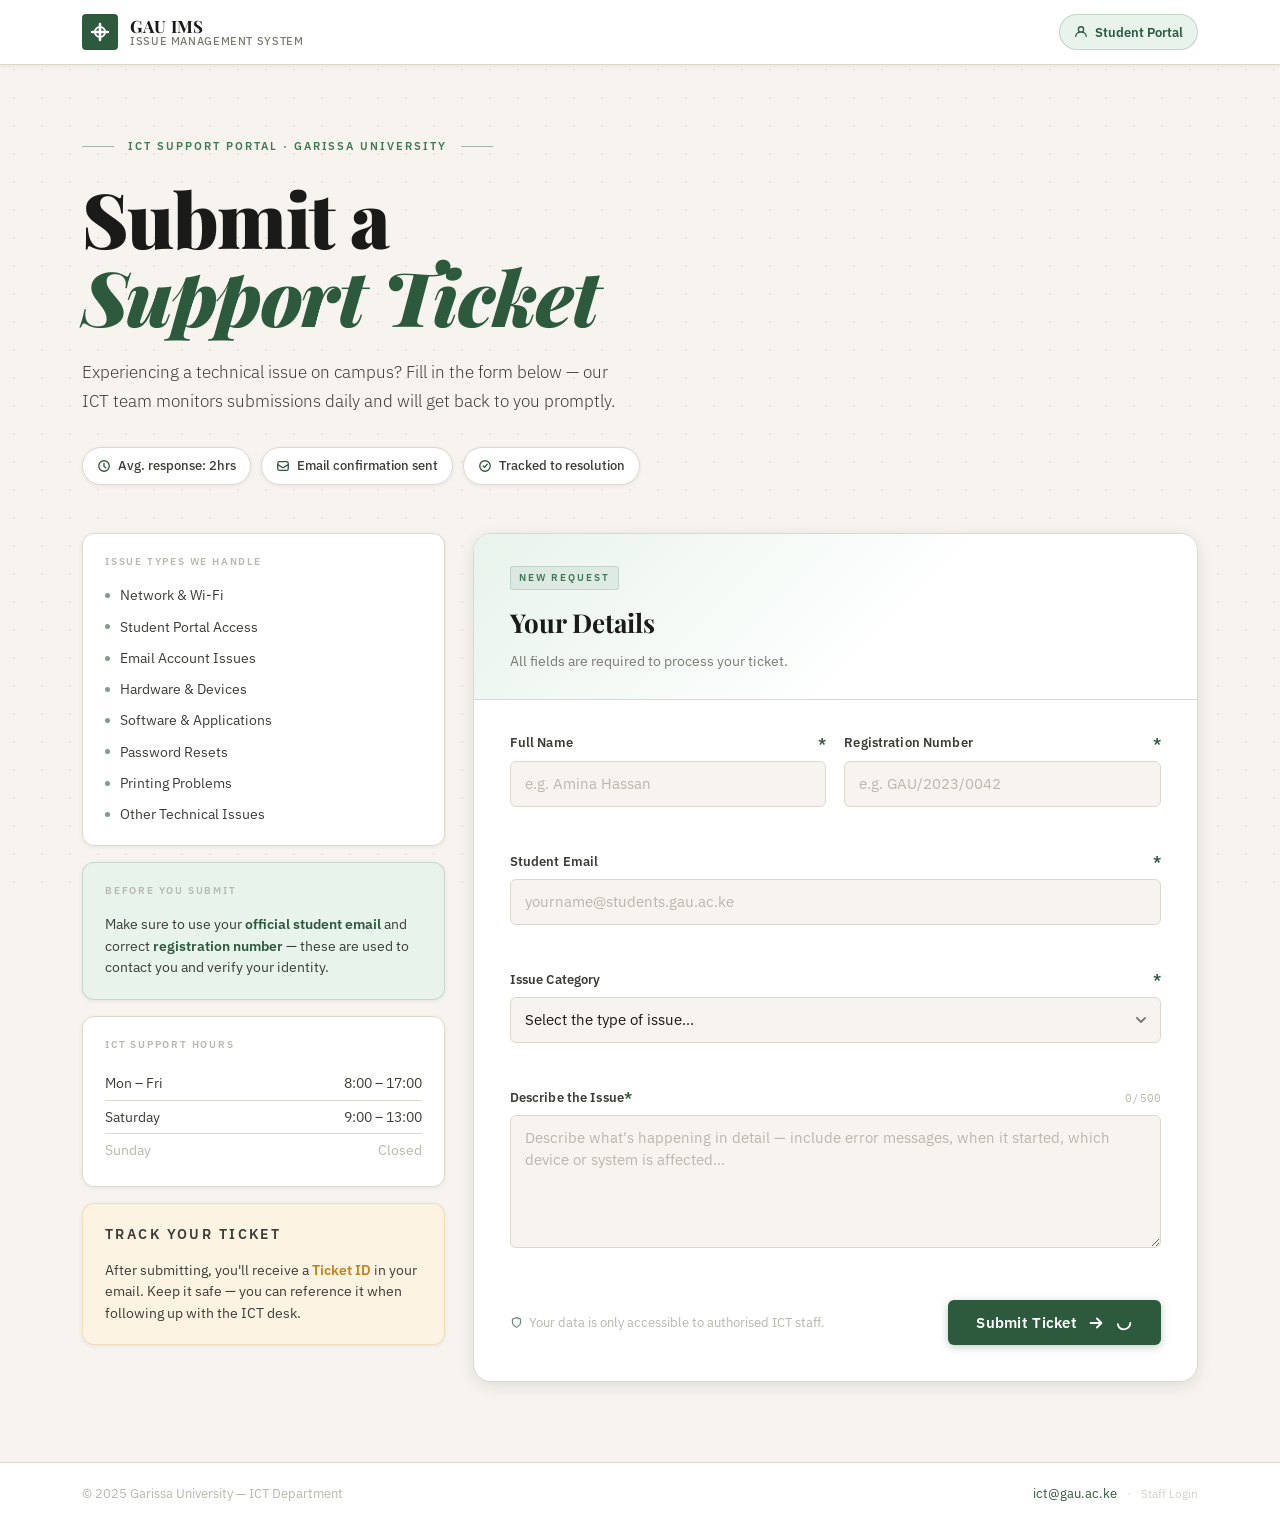
<file: index.html>
<!DOCTYPE html>
<html lang="en">
<head>
  <meta charset="UTF-8" />
  <meta name="viewport" content="width=device-width, initial-scale=1.0" />
  <title>GAU IMS — Submit a Support Ticket</title>
  <link rel="preconnect" href="https://fonts.googleapis.com" />
  <link rel="preconnect" href="https://fonts.gstatic.com" crossorigin />
  <link href="https://fonts.googleapis.com/css2?family=Playfair+Display:ital,wght@0,700;0,900;1,700&family=IBM+Plex+Sans:wght@300;400;500;600&family=IBM+Plex+Mono:wght@400;500&display=swap" rel="stylesheet" />
  <link rel="stylesheet" href="css/index.css" />
  <style>
    @keyframes spin { to { transform: rotate(360deg); } }
    .btn-spinner { display: inline-flex; align-items: center; justify-content: center; }
    .btn-spinner svg { animation: spin 0.7s linear infinite; }
  </style>
</head>
<body class="page-user">

  <div class="bg-dots" aria-hidden="true"></div>

  <!-- ═══ HEADER ═══ -->
  <header class="site-header">
    <div class="container header-inner">
      <a href="user.html" class="logo">
        <div class="logo-emblem">
          <svg viewBox="0 0 36 36" fill="none" xmlns="http://www.w3.org/2000/svg">
            <rect width="36" height="36" rx="4" fill="currentColor"/>
            <path d="M10 18h16M18 10v16" stroke="white" stroke-width="2.5" stroke-linecap="round"/>
            <circle cx="18" cy="18" r="5" stroke="white" stroke-width="2"/>
          </svg>
        </div>
        <div class="logo-wordmark">
          <span class="logo-title">GAU IMS</span>
          <span class="logo-sub">Issue Management System</span>
        </div>
      </a>
      <div class="header-right">
        <a href="http://students.gau.ac.ke">
          <span class="portal-badge">
            <svg viewBox="0 0 16 16" fill="none"><path d="M8 2a3 3 0 110 6A3 3 0 018 2zM2 13c0-3 2.7-5 6-5s6 2 6 5" stroke="currentColor" stroke-width="1.5" stroke-linecap="round"/></svg>
              Student Portal
          </span>
        </a>
      </div>
    </div>
  </header>

  <!-- ═══ HERO ═══ -->
  <section class="hero">
    <div class="container">
      <div class="hero-meta animate-up" style="--delay:0.05s">
        <span class="meta-line"></span>
        <span class="meta-text">ICT SUPPORT PORTAL · GARISSA UNIVERSITY</span>
        <span class="meta-line"></span>
      </div>
      <h1 class="hero-title animate-up" style="--delay:0.12s">
        Submit a<br/><em>Support Ticket</em>
      </h1>
      <p class="hero-desc animate-up" style="--delay:0.2s">
        Experiencing a technical issue on campus? Fill in the form below — our ICT team monitors submissions daily and will get back to you promptly.
      </p>
      <div class="hero-pills animate-up" style="--delay:0.28s">
        <div class="pill">
          <svg viewBox="0 0 16 16" fill="none"><circle cx="8" cy="8" r="6" stroke="currentColor" stroke-width="1.5"/><path d="M8 5v3.5l2 1.5" stroke="currentColor" stroke-width="1.5" stroke-linecap="round"/></svg>
          Avg. response: 2hrs
        </div>
        <div class="pill">
          <svg viewBox="0 0 16 16" fill="none"><rect x="2" y="3" width="12" height="10" rx="2" stroke="currentColor" stroke-width="1.5"/><path d="M2 6.5l6 3.5 6-3.5" stroke="currentColor" stroke-width="1.5" stroke-linecap="round"/></svg>
          Email confirmation sent
        </div>
        <div class="pill">
          <svg viewBox="0 0 16 16" fill="none"><path d="M8 2a6 6 0 110 12A6 6 0 018 2z" stroke="currentColor" stroke-width="1.5"/><path d="M6 8l1.5 1.5L10.5 6" stroke="currentColor" stroke-width="1.5" stroke-linecap="round" stroke-linejoin="round"/></svg>
          Tracked to resolution
        </div>
      </div>
    </div>
  </section>

  <!-- ═══ FORM SECTION ═══ -->
  <main class="form-section">
    <div class="container form-layout">

      <!-- Sidebar info panel -->
      <aside class="form-aside animate-up" style="--delay:0.3s">
        <div class="aside-block">
          <p class="aside-label">ISSUE TYPES WE HANDLE</p>
          <ul class="issue-list">
            <li><span class="issue-dot"></span>Network &amp; Wi-Fi</li>
            <li><span class="issue-dot"></span>Student Portal Access</li>
            <li><span class="issue-dot"></span>Email Account Issues</li>
            <li><span class="issue-dot"></span>Hardware &amp; Devices</li>
            <li><span class="issue-dot"></span>Software &amp; Applications</li>
            <li><span class="issue-dot"></span>Password Resets</li>
            <li><span class="issue-dot"></span>Printing Problems</li>
            <li><span class="issue-dot"></span>Other Technical Issues</li>
          </ul>
        </div>

        <div class="aside-block aside-note">
          <p class="aside-label">BEFORE YOU SUBMIT</p>
          <p>Make sure to use your <strong>official student email</strong> and correct <strong>registration number</strong> — these are used to contact you and verify your identity.</p>
        </div>

        <div class="aside-block aside-hours">
          <p class="aside-label">ICT SUPPORT HOURS</p>
          <div class="hours-row"><span>Mon – Fri</span><span>8:00 – 17:00</span></div>
          <div class="hours-row"><span>Saturday</span><span>9:00 – 13:00</span></div>
          <div class="hours-row dim"><span>Sunday</span><span>Closed</span></div>
        </div>

        <div class="aside-block aside-track">
          <p class="aside-label">TRACK YOUR TICKET</p>
          <p>After submitting, you'll receive a <strong>Ticket ID</strong> in your email. Keep it safe — you can reference it when following up with the ICT desk.</p>
        </div>
      </aside>

      <!-- The form card -->
      <div class="form-card animate-up" style="--delay:0.18s">
        <div class="form-card-header">
          <div class="form-card-tag">NEW REQUEST</div>
          <h2>Your Details</h2>
          <p>All fields are required to process your ticket.</p>
        </div>

        <form id="ticketForm" novalidate>
          <div class="field-row">
            <div class="field-group">
              <label for="stdName">Full Name <span class="req">*</span></label>
              <input type="text" id="stdName" name="stdName" placeholder="e.g. Amina Hassan" autocomplete="name" required />
              <span class="field-error" id="err-stdName"></span>
            </div>
            <div class="field-group">
              <label for="regNumber">Registration Number <span class="req">*</span></label>
              <input type="text" id="regNumber" name="regNumber" placeholder="e.g. GAU/2023/0042" autocomplete="off" required />
              <span class="field-error" id="err-regNumber"></span>
            </div>
          </div>

          <div class="field-group">
            <label for="stdEmail">Student Email <span class="req">*</span></label>
            <input type="email" id="stdEmail" name="stdEmail" placeholder="yourname@students.gau.ac.ke" autocomplete="email" required />
            <span class="field-error" id="err-stdEmail"></span>
          </div>

          <div class="field-group">
            <label for="issueCategory">Issue Category <span class="req">*</span></label>
            <div class="select-wrap">
              <select id="issueCategory" name="issueCategory" required>
                <option value="" disabled selected>Select the type of issue…</option>
                <option value="Network / Wi-Fi">Network / Wi-Fi</option>
                <option value="Student Portal Access">Student Portal Access</option>
                <option value="Email Account">Email Account</option>
                <option value="Hardware / Device">Hardware / Device</option>
                <option value="Software / Application">Software / Application</option>
                <option value="Password Reset">Password Reset</option>
                <option value="Printing">Printing</option>
                <option value="Other">Other</option>
              </select>
              <svg class="select-chevron" viewBox="0 0 16 16" fill="none"><path d="M4 6l4 4 4-4" stroke="currentColor" stroke-width="1.8" stroke-linecap="round" stroke-linejoin="round"/></svg>
            </div>
            <span class="field-error" id="err-issueCategory"></span>
          </div>

          <div class="field-group">
            <label for="issueDescription">
              Describe the Issue <span class="req">*</span>
              <span class="char-counter"><span id="charCount">0</span>/500</span>
            </label>
            <textarea id="issueDescription" name="issueDescription" rows="5"
              placeholder="Describe what's happening in detail — include error messages, when it started, which device or system is affected…"
              required maxlength="500"></textarea>
            <span class="field-error" id="err-issueDescription"></span>
          </div>

          <div class="form-footer">
            <p class="form-privacy">
              <svg viewBox="0 0 16 16" fill="none"><path d="M8 2l5 2v4c0 3-5 6-5 6S3 11 3 8V4l5-2z" stroke="currentColor" stroke-width="1.4"/></svg>
              Your data is only accessible to authorised ICT staff.
            </p>
            <button type="submit" class="btn-primary" id="submitBtn">
              <span class="btn-label">Submit Ticket</span>
              <span class="btn-icon">
                <svg viewBox="0 0 20 20" fill="none"><path d="M4 10h12M11 5l5 5-5 5" stroke="currentColor" stroke-width="2" stroke-linecap="round" stroke-linejoin="round"/></svg>
              </span>
              <span class="btn-spinner" hidden>
                <svg width="16" height="16" viewBox="0 0 20 20" fill="none">
                  <circle cx="10" cy="10" r="7" stroke="currentColor" stroke-width="2" stroke-dasharray="32" stroke-dashoffset="12" stroke-linecap="round"/>
                </svg>
              </span>
            </button>
          </div>
        </form>
      </div>

    </div>
  </main>

  <!-- ═══ TOAST (bottom-right success message) ═══ -->
  <div class="toast-wrap" id="toast" role="status" aria-live="polite">
    <div class="toast-inner">
      <div class="toast-icon-wrap" id="toastIconWrap">
        <svg viewBox="0 0 20 20" fill="none"><path d="M4 10l4.5 4.5L16 6" stroke="currentColor" stroke-width="2.2" stroke-linecap="round" stroke-linejoin="round"/></svg>
      </div>
      <div class="toast-text">
        <strong id="toastTitle">Done</strong>
        <span id="toastMsg"></span>
      </div>
      <button class="toast-dismiss" onclick="dismissToast()">
        <svg viewBox="0 0 16 16" fill="none"><path d="M4 4l8 8M12 4l-8 8" stroke="currentColor" stroke-width="1.8" stroke-linecap="round"/></svg>
      </button>
    </div>
  </div>

  <!-- ═══ FOOTER ═══ -->
  <footer class="site-footer">
    <div class="container footer-inner">
      <span>© 2025 Garissa University — ICT Department</span>
      <div class="footer-links">
        <a href="mailto:ict@gau.ac.ke">ict@gau.ac.ke</a>
        <span class="footer-sep">·</span>
        <a href="admin.html" class="footer-admin-link">Staff Login</a>
      </div>
    </div>
  </footer>

  <script src="js/user.js"></script>
</body>
</html>
</file>
<file: css/index.css>
/* ═══════════════════════════════════════════════════════════
   GAU IMS — user.css
   Student Complaint Portal Stylesheet
   Theme: Warm Institutional · Forest Green on Off-White
═══════════════════════════════════════════════════════════ */

:root {
  --ink:          #1a1a18;
  --ink-mid:      #3d3d38;
  --ink-soft:     #7a7a72;
  --ink-faint:    #b8b8ae;

  --cream:        #f7f4ef;
  --cream-dark:   #eee9e0;
  --cream-border: #ddd8ce;

  --green:        #2d5a3d;
  --green-mid:    #3d7a53;
  --green-light:  #e8f3ec;
  --green-glow:   rgba(45, 90, 61, 0.12);

  --amber:        #c4831a;
  --amber-light:  #fdf3e3;
  --red:          #c0392b;
  --red-light:    #fdf0ef;
  --white:        #ffffff;

  --shadow-sm:  0 1px 4px rgba(26,26,24,0.07);
  --shadow-md:  0 4px 16px rgba(26,26,24,0.1);
  --shadow-lg:  0 12px 40px rgba(26,26,24,0.14);
  --shadow-xl:  0 24px 64px rgba(26,26,24,0.18);

  --radius:    6px;
  --radius-lg: 12px;
  --radius-xl: 18px;
  --ease:      cubic-bezier(0.4, 0, 0.2, 1);
  --ease-spring: cubic-bezier(0.34, 1.56, 0.64, 1);
  --t:         0.2s;
}

*, *::before, *::after { box-sizing: border-box; margin: 0; padding: 0; }
html { scroll-behavior: smooth; }

body {
  font-family: 'IBM Plex Sans', system-ui, sans-serif;
  font-size: 15px;
  line-height: 1.65;
  color: var(--ink);
  background-color: var(--cream);
  min-height: 100vh;
  overflow-x: hidden;
  -webkit-font-smoothing: antialiased;
}

a { color: var(--green); text-decoration: none; transition: opacity var(--t) var(--ease); }
a:hover { opacity: 0.72; }

/* Background */
.bg-dots {
  position: fixed; inset: 0; pointer-events: none; z-index: 0;
  background-image: radial-gradient(circle, var(--cream-border) 1px, transparent 1px);
  background-size: 28px 28px;
  opacity: 0.55;
}

.container { max-width: 1180px; margin: 0 auto; padding: 0 32px; position: relative; z-index: 1; }

/* Animations */
@keyframes fadeUp {
  from { opacity: 0; transform: translateY(18px); }
  to   { opacity: 1; transform: translateY(0); }
}
@keyframes spin { to { transform: rotate(360deg); } }
@keyframes shimmer {
  0%   { background-position: -400px 0; }
  100% { background-position: 400px 0; }
}

.animate-up {
  opacity: 0;
  animation: fadeUp 0.5s var(--ease) forwards;
  animation-delay: var(--delay, 0s);
}

/* ── HEADER ── */
.site-header {
  background: var(--white);
  border-bottom: 1px solid var(--cream-border);
  position: sticky; top: 0; z-index: 100;
  box-shadow: var(--shadow-sm);
}

.header-inner { display: flex; align-items: center; justify-content: space-between; height: 64px; }

.logo { display: flex; align-items: center; gap: 12px; color: var(--ink); }
.logo:hover { opacity: 1; }
.logo-emblem { width: 36px; height: 36px; color: var(--green); flex-shrink: 0; }
.logo-emblem svg { width: 100%; height: 100%; }
.logo-wordmark { display: flex; flex-direction: column; gap: 1px; }
.logo-title { font-family: 'Playfair Display', Georgia, serif; font-size: 17px; font-weight: 700; color: var(--ink); line-height: 1; letter-spacing: 0.01em; }
.logo-sub { font-size: 10.5px; font-weight: 500; color: var(--ink-soft); letter-spacing: 0.06em; text-transform: uppercase; line-height: 1; }

.portal-badge {
  display: inline-flex; align-items: center; gap: 7px;
  padding: 7px 14px;
  background: var(--green-light);
  border: 1px solid rgba(45,90,61,0.2);
  border-radius: 99px;
  font-size: 12.5px; font-weight: 600; color: var(--green);
}
.portal-badge svg { width: 14px; height: 14px; }

/* ── HERO ── */
.hero { padding: 72px 0 48px; }

.hero-meta { display: flex; align-items: center; gap: 14px; margin-bottom: 24px; }
.meta-line { flex: 0 0 32px; height: 1px; background: var(--green); opacity: 0.4; }
.meta-text { font-size: 11px; font-weight: 600; letter-spacing: 0.18em; color: var(--green-mid); text-transform: uppercase; }

.hero-title {
  font-family: 'Playfair Display', Georgia, serif;
  font-size: clamp(42px, 6vw, 76px);
  font-weight: 900; line-height: 1.03; color: var(--ink);
  letter-spacing: -0.02em; margin-bottom: 22px;
}
.hero-title em { font-style: italic; color: var(--green); }
.hero-desc { font-size: 16.5px; font-weight: 300; color: var(--ink-mid); max-width: 540px; line-height: 1.75; margin-bottom: 32px; }

.hero-pills { display: flex; flex-wrap: wrap; gap: 10px; }
.pill {
  display: inline-flex; align-items: center; gap: 7px;
  padding: 7px 14px;
  background: var(--white); border: 1px solid var(--cream-border);
  border-radius: 99px; font-size: 13px; font-weight: 500; color: var(--ink-mid);
  box-shadow: var(--shadow-sm);
}
.pill svg { width: 14px; height: 14px; color: var(--green); flex-shrink: 0; }

/* ── FORM SECTION ── */
.form-section { padding-bottom: 80px; }

.form-layout {
  display: grid;
  grid-template-columns: 1fr 2fr;
  gap: 28px;
  align-items: start;
}

/* Aside */
.form-aside { display: flex; flex-direction: column; gap: 16px; position: sticky; top: 80px; }

.aside-block {
  background: var(--white); border: 1px solid var(--cream-border);
  border-radius: var(--radius-lg); padding: 20px 22px; box-shadow: var(--shadow-sm);
}
.aside-label { font-size: 10px; font-weight: 600; letter-spacing: 0.18em; text-transform: uppercase; color: var(--ink-faint); margin-bottom: 14px; display: block; }

.issue-list { list-style: none; display: flex; flex-direction: column; gap: 9px; }
.issue-list li { display: flex; align-items: center; gap: 10px; font-size: 13.5px; color: var(--ink-mid); }
.issue-dot { width: 5px; height: 5px; border-radius: 50%; background: var(--green); opacity: 0.6; flex-shrink: 0; }

.aside-note { background: var(--green-light); border-color: rgba(45,90,61,0.18); }
.aside-note p:last-child { font-size: 13.5px; color: var(--ink-mid); line-height: 1.6; }
.aside-note strong { color: var(--green); font-weight: 600; }

.hours-row { display: flex; justify-content: space-between; font-size: 13.5px; color: var(--ink-mid); padding: 5px 0; border-bottom: 1px solid var(--cream-border); }
.hours-row:last-child { border-bottom: none; }
.hours-row.dim { color: var(--ink-faint); }

.aside-track { background: var(--amber-light); border-color: rgba(196,131,26,0.2); }
.aside-track p { font-size: 13.5px; color: var(--ink-mid); line-height: 1.6; }
.aside-track strong { color: var(--amber); font-weight: 600; }

/* Form Card */
.form-card {
  background: var(--white); border: 1px solid var(--cream-border);
  border-radius: var(--radius-xl); overflow: hidden; box-shadow: var(--shadow-md);
}

.form-card-header {
  padding: 30px 36px 26px; border-bottom: 1px solid var(--cream-border);
  background: linear-gradient(135deg, var(--green-light) 0%, var(--white) 60%);
}
.form-card-tag {
  display: inline-block; font-size: 10px; font-weight: 600; letter-spacing: 0.2em;
  text-transform: uppercase; color: var(--green-mid);
  background: rgba(45,90,61,0.08); border: 1px solid rgba(45,90,61,0.15);
  border-radius: 3px; padding: 3px 8px; margin-bottom: 12px;
}
.form-card-header h2 { font-family: 'Playfair Display', Georgia, serif; font-size: 26px; font-weight: 700; color: var(--ink); margin-bottom: 5px; }
.form-card-header p { font-size: 14px; color: var(--ink-soft); }

form { padding: 32px 36px 36px; display: flex; flex-direction: column; gap: 22px; }

.field-row { display: grid; grid-template-columns: 1fr 1fr; gap: 18px; }
.field-group { display: flex; flex-direction: column; gap: 7px; }

label { font-size: 13px; font-weight: 600; color: var(--ink-mid); display: flex; align-items: center; justify-content: space-between; letter-spacing: 0.01em; }
.req { color: var(--green); font-size: 15px; line-height: 1; }

.char-counter { font-family: 'IBM Plex Mono', monospace; font-size: 11px; font-weight: 400; color: var(--ink-faint); margin-left: auto; }
.char-counter.warn { color: var(--amber); }
.char-counter.over { color: var(--red); }

input[type="text"], input[type="email"], select, textarea {
  width: 100%; background: var(--cream);
  border: 1.5px solid var(--cream-border);
  border-radius: var(--radius);
  font-family: 'IBM Plex Sans', sans-serif; font-size: 14.5px; color: var(--ink);
  padding: 11px 14px; outline: none;
  transition: border-color var(--t) var(--ease), box-shadow var(--t) var(--ease), background var(--t) var(--ease);
  line-height: 1.5;
}
input::placeholder, textarea::placeholder { color: var(--ink-faint); }
input:focus, select:focus, textarea:focus {
  border-color: var(--green); background: var(--white);
  box-shadow: 0 0 0 3px var(--green-glow);
}
input.is-invalid, select.is-invalid, textarea.is-invalid {
  border-color: var(--red); box-shadow: 0 0 0 3px rgba(192,57,43,0.1);
}
textarea { resize: vertical; min-height: 120px; }

.select-wrap { position: relative; }
.select-chevron { position: absolute; right: 12px; top: 50%; transform: translateY(-50%); width: 16px; height: 16px; color: var(--ink-soft); pointer-events: none; }
select { appearance: none; cursor: pointer; padding-right: 36px; }
select option { background: var(--white); }

.field-error { font-size: 12px; color: var(--red); min-height: 15px; line-height: 1; }

/* Form footer */
.form-footer { display: flex; align-items: center; justify-content: space-between; padding-top: 8px; flex-wrap: wrap; gap: 16px; }
.form-privacy { display: flex; align-items: center; gap: 6px; font-size: 12.5px; color: var(--ink-faint); }
.form-privacy svg { width: 13px; height: 13px; color: var(--green); opacity: 0.7; flex-shrink: 0; }

/* Primary Button */
.btn-primary {
  display: inline-flex; align-items: center; gap: 10px;
  padding: 13px 28px; background: var(--green); color: var(--white);
  border: none; border-radius: var(--radius);
  font-family: 'IBM Plex Sans', sans-serif; font-size: 14.5px; font-weight: 600;
  letter-spacing: 0.02em; cursor: pointer;
  transition: all var(--t) var(--ease);
  box-shadow: 0 2px 8px rgba(45,90,61,0.3);
  position: relative; overflow: hidden;
}
.btn-primary:hover { transform: translateY(-1px); box-shadow: 0 6px 20px rgba(45,90,61,0.35); }
.btn-primary:active { transform: translateY(0); }
.btn-primary:disabled { opacity: 0.55; cursor: not-allowed; transform: none; box-shadow: none; }
.btn-icon { display: flex; align-items: center; transition: transform var(--t) var(--ease); }
.btn-icon svg { width: 18px; height: 18px; }
.btn-primary:hover .btn-icon { transform: translateX(3px); }
.btn-spinner { display: flex; align-items: center; }
.btn-spinner svg { width: 18px; height: 18px; animation: spin 0.75s linear infinite; }

/* Success State */
.success-state {
  display: flex; flex-direction: column; align-items: center;
  padding: 48px 36px; text-align: center; gap: 16px;
}
.success-icon svg { width: 64px; height: 64px; }
.success-state h3 {
  font-family: 'Playfair Display', serif; font-size: 26px; font-weight: 700; color: var(--ink);
}
.success-state p { font-size: 15px; color: var(--ink-mid); max-width: 380px; line-height: 1.65; }
.ticket-id-display {
  font-family: 'IBM Plex Mono', monospace; font-size: 13px; font-weight: 500;
  background: var(--green-light); border: 1px solid rgba(45,90,61,0.2);
  border-radius: var(--radius); padding: 8px 18px; color: var(--green);
  letter-spacing: 0.08em;
}
.btn-new-ticket {
  margin-top: 8px; padding: 10px 24px;
  background: transparent; border: 1.5px solid var(--green);
  border-radius: var(--radius); font-family: 'IBM Plex Sans', sans-serif;
  font-size: 14px; font-weight: 600; color: var(--green); cursor: pointer;
  transition: all var(--t) var(--ease);
}
.btn-new-ticket:hover { background: var(--green); color: var(--white); }

/* ── TOAST ── */
.toast-wrap {
  position: fixed; bottom: 28px; right: 28px; z-index: 999;
  pointer-events: none; opacity: 0; transform: translateY(12px);
  transition: opacity 0.25s var(--ease), transform 0.3s var(--ease-spring);
}
.toast-wrap.show { opacity: 1; transform: translateY(0); pointer-events: auto; }
.toast-inner {
  display: flex; align-items: center; gap: 14px;
  background: var(--ink); color: var(--cream);
  border-radius: var(--radius-lg); padding: 14px 18px;
  box-shadow: var(--shadow-xl); max-width: 360px; min-width: 280px;
}
.toast-icon-wrap { width: 30px; height: 30px; border-radius: 50%; display: grid; place-items: center; flex-shrink: 0; }
.toast-icon-wrap svg { width: 16px; height: 16px; }
.toast-icon-ok  { background: rgba(45,90,61,0.3);  color: #6ecf8a; }
.toast-icon-err { background: rgba(192,57,43,0.3); color: #f08c7a; }
.toast-text { flex: 1; display: flex; flex-direction: column; gap: 1px; }
.toast-text strong { font-size: 14px; color: var(--white); font-weight: 600; }
.toast-text span   { font-size: 12.5px; color: var(--ink-faint); line-height: 1.45; }
.toast-dismiss { background: none; border: none; color: var(--ink-faint); cursor: pointer; padding: 4px; display: grid; place-items: center; transition: color var(--t) var(--ease); flex-shrink: 0; }
.toast-dismiss svg { width: 13px; height: 13px; }
.toast-dismiss:hover { color: var(--white); }

/* ── FOOTER ── */
.site-footer { border-top: 1px solid var(--cream-border); background: var(--white); padding: 20px 0; }
.footer-inner { display: flex; align-items: center; justify-content: space-between; font-size: 12.5px; color: var(--ink-faint); }
.footer-links { display: flex; align-items: center; gap: 10px; }
.footer-sep { color: var(--cream-border); }
.footer-admin-link { font-size: 12px; color: var(--ink-faint); opacity: 0.6; }
.footer-admin-link:hover { opacity: 1; color: var(--green); }

/* ── RESPONSIVE ── */
@media (max-width: 900px) {
  .form-layout { grid-template-columns: 1fr; }
  .form-aside { display: grid; grid-template-columns: 1fr 1fr; position: static; }
  .aside-hours { grid-column: 1 / -1; }
}
@media (max-width: 680px) {
  .container { padding: 0 20px; }
  .hero { padding: 48px 0 36px; }
  .hero-meta { display: none; }
  .field-row { grid-template-columns: 1fr; }
  .form-card-header, form { padding-left: 22px; padding-right: 22px; }
  .form-footer { flex-direction: column; align-items: stretch; }
  .btn-primary { justify-content: center; }
  .form-aside { grid-template-columns: 1fr; }
}
</file>
<file: css/user.css>
/* ═══════════════════════════════════════════════════════════
   GAU IMS — user.css
   Student Complaint Portal Stylesheet
   Theme: Warm Institutional · Forest Green on Off-White
═══════════════════════════════════════════════════════════ */

:root {
  --ink:          #1a1a18;
  --ink-mid:      #3d3d38;
  --ink-soft:     #7a7a72;
  --ink-faint:    #b8b8ae;

  --cream:        #f7f4ef;
  --cream-dark:   #eee9e0;
  --cream-border: #ddd8ce;

  --green:        #2d5a3d;
  --green-mid:    #3d7a53;
  --green-light:  #e8f3ec;
  --green-glow:   rgba(45, 90, 61, 0.12);

  --amber:        #c4831a;
  --amber-light:  #fdf3e3;
  --red:          #c0392b;
  --red-light:    #fdf0ef;
  --white:        #ffffff;

  --shadow-sm:  0 1px 4px rgba(26,26,24,0.07);
  --shadow-md:  0 4px 16px rgba(26,26,24,0.1);
  --shadow-lg:  0 12px 40px rgba(26,26,24,0.14);
  --shadow-xl:  0 24px 64px rgba(26,26,24,0.18);

  --radius:    6px;
  --radius-lg: 12px;
  --radius-xl: 18px;
  --ease:      cubic-bezier(0.4, 0, 0.2, 1);
  --ease-spring: cubic-bezier(0.34, 1.56, 0.64, 1);
  --t:         0.2s;
}

*, *::before, *::after { box-sizing: border-box; margin: 0; padding: 0; }
html { scroll-behavior: smooth; }

body {
  font-family: 'IBM Plex Sans', system-ui, sans-serif;
  font-size: 15px;
  line-height: 1.65;
  color: var(--ink);
  background-color: var(--cream);
  min-height: 100vh;
  overflow-x: hidden;
  -webkit-font-smoothing: antialiased;
}

a { color: var(--green); text-decoration: none; transition: opacity var(--t) var(--ease); }
a:hover { opacity: 0.72; }

/* Background */
.bg-dots {
  position: fixed; inset: 0; pointer-events: none; z-index: 0;
  background-image: radial-gradient(circle, var(--cream-border) 1px, transparent 1px);
  background-size: 28px 28px;
  opacity: 0.55;
}

.container { max-width: 1180px; margin: 0 auto; padding: 0 32px; position: relative; z-index: 1; }

/* Animations */
@keyframes fadeUp {
  from { opacity: 0; transform: translateY(18px); }
  to   { opacity: 1; transform: translateY(0); }
}
@keyframes spin { to { transform: rotate(360deg); } }
@keyframes shimmer {
  0%   { background-position: -400px 0; }
  100% { background-position: 400px 0; }
}

.animate-up {
  opacity: 0;
  animation: fadeUp 0.5s var(--ease) forwards;
  animation-delay: var(--delay, 0s);
}

/* ── HEADER ── */
.site-header {
  background: var(--white);
  border-bottom: 1px solid var(--cream-border);
  position: sticky; top: 0; z-index: 100;
  box-shadow: var(--shadow-sm);
}

.header-inner { display: flex; align-items: center; justify-content: space-between; height: 64px; }

.logo { display: flex; align-items: center; gap: 12px; color: var(--ink); }
.logo:hover { opacity: 1; }
.logo-emblem { width: 36px; height: 36px; color: var(--green); flex-shrink: 0; }
.logo-emblem svg { width: 100%; height: 100%; }
.logo-wordmark { display: flex; flex-direction: column; gap: 1px; }
.logo-title { font-family: 'Playfair Display', Georgia, serif; font-size: 17px; font-weight: 700; color: var(--ink); line-height: 1; letter-spacing: 0.01em; }
.logo-sub { font-size: 10.5px; font-weight: 500; color: var(--ink-soft); letter-spacing: 0.06em; text-transform: uppercase; line-height: 1; }

.portal-badge {
  display: inline-flex; align-items: center; gap: 7px;
  padding: 7px 14px;
  background: var(--green-light);
  border: 1px solid rgba(45,90,61,0.2);
  border-radius: 99px;
  font-size: 12.5px; font-weight: 600; color: var(--green);
}
.portal-badge svg { width: 14px; height: 14px; }

/* ── HERO ── */
.hero { padding: 72px 0 48px; }

.hero-meta { display: flex; align-items: center; gap: 14px; margin-bottom: 24px; }
.meta-line { flex: 0 0 32px; height: 1px; background: var(--green); opacity: 0.4; }
.meta-text { font-size: 11px; font-weight: 600; letter-spacing: 0.18em; color: var(--green-mid); text-transform: uppercase; }

.hero-title {
  font-family: 'Playfair Display', Georgia, serif;
  font-size: clamp(42px, 6vw, 76px);
  font-weight: 900; line-height: 1.03; color: var(--ink);
  letter-spacing: -0.02em; margin-bottom: 22px;
}
.hero-title em { font-style: italic; color: var(--green); }
.hero-desc { font-size: 16.5px; font-weight: 300; color: var(--ink-mid); max-width: 540px; line-height: 1.75; margin-bottom: 32px; }

.hero-pills { display: flex; flex-wrap: wrap; gap: 10px; }
.pill {
  display: inline-flex; align-items: center; gap: 7px;
  padding: 7px 14px;
  background: var(--white); border: 1px solid var(--cream-border);
  border-radius: 99px; font-size: 13px; font-weight: 500; color: var(--ink-mid);
  box-shadow: var(--shadow-sm);
}
.pill svg { width: 14px; height: 14px; color: var(--green); flex-shrink: 0; }

/* ── FORM SECTION ── */
.form-section { padding-bottom: 80px; }

.form-layout {
  display: grid;
  grid-template-columns: 1fr 2fr;
  gap: 28px;
  align-items: start;
}

/* Aside */
.form-aside { display: flex; flex-direction: column; gap: 16px; position: sticky; top: 80px; }

.aside-block {
  background: var(--white); border: 1px solid var(--cream-border);
  border-radius: var(--radius-lg); padding: 20px 22px; box-shadow: var(--shadow-sm);
}
.aside-label { font-size: 10px; font-weight: 600; letter-spacing: 0.18em; text-transform: uppercase; color: var(--ink-faint); margin-bottom: 14px; display: block; }

.issue-list { list-style: none; display: flex; flex-direction: column; gap: 9px; }
.issue-list li { display: flex; align-items: center; gap: 10px; font-size: 13.5px; color: var(--ink-mid); }
.issue-dot { width: 5px; height: 5px; border-radius: 50%; background: var(--green); opacity: 0.6; flex-shrink: 0; }

.aside-note { background: var(--green-light); border-color: rgba(45,90,61,0.18); }
.aside-note p:last-child { font-size: 13.5px; color: var(--ink-mid); line-height: 1.6; }
.aside-note strong { color: var(--green); font-weight: 600; }

.hours-row { display: flex; justify-content: space-between; font-size: 13.5px; color: var(--ink-mid); padding: 5px 0; border-bottom: 1px solid var(--cream-border); }
.hours-row:last-child { border-bottom: none; }
.hours-row.dim { color: var(--ink-faint); }

.aside-track { background: var(--amber-light); border-color: rgba(196,131,26,0.2); }
.aside-track p { font-size: 13.5px; color: var(--ink-mid); line-height: 1.6; }
.aside-track strong { color: var(--amber); font-weight: 600; }

/* Form Card */
.form-card {
  background: var(--white); border: 1px solid var(--cream-border);
  border-radius: var(--radius-xl); overflow: hidden; box-shadow: var(--shadow-md);
}

.form-card-header {
  padding: 30px 36px 26px; border-bottom: 1px solid var(--cream-border);
  background: linear-gradient(135deg, var(--green-light) 0%, var(--white) 60%);
}
.form-card-tag {
  display: inline-block; font-size: 10px; font-weight: 600; letter-spacing: 0.2em;
  text-transform: uppercase; color: var(--green-mid);
  background: rgba(45,90,61,0.08); border: 1px solid rgba(45,90,61,0.15);
  border-radius: 3px; padding: 3px 8px; margin-bottom: 12px;
}
.form-card-header h2 { font-family: 'Playfair Display', Georgia, serif; font-size: 26px; font-weight: 700; color: var(--ink); margin-bottom: 5px; }
.form-card-header p { font-size: 14px; color: var(--ink-soft); }

form { padding: 32px 36px 36px; display: flex; flex-direction: column; gap: 22px; }

.field-row { display: grid; grid-template-columns: 1fr 1fr; gap: 18px; }
.field-group { display: flex; flex-direction: column; gap: 7px; }

label { font-size: 13px; font-weight: 600; color: var(--ink-mid); display: flex; align-items: center; justify-content: space-between; letter-spacing: 0.01em; }
.req { color: var(--green); font-size: 15px; line-height: 1; }

.char-counter { font-family: 'IBM Plex Mono', monospace; font-size: 11px; font-weight: 400; color: var(--ink-faint); margin-left: auto; }
.char-counter.warn { color: var(--amber); }
.char-counter.over { color: var(--red); }

input[type="text"], input[type="email"], select, textarea {
  width: 100%; background: var(--cream);
  border: 1.5px solid var(--cream-border);
  border-radius: var(--radius);
  font-family: 'IBM Plex Sans', sans-serif; font-size: 14.5px; color: var(--ink);
  padding: 11px 14px; outline: none;
  transition: border-color var(--t) var(--ease), box-shadow var(--t) var(--ease), background var(--t) var(--ease);
  line-height: 1.5;
}
input::placeholder, textarea::placeholder { color: var(--ink-faint); }
input:focus, select:focus, textarea:focus {
  border-color: var(--green); background: var(--white);
  box-shadow: 0 0 0 3px var(--green-glow);
}
input.is-invalid, select.is-invalid, textarea.is-invalid {
  border-color: var(--red); box-shadow: 0 0 0 3px rgba(192,57,43,0.1);
}
textarea { resize: vertical; min-height: 120px; }

.select-wrap { position: relative; }
.select-chevron { position: absolute; right: 12px; top: 50%; transform: translateY(-50%); width: 16px; height: 16px; color: var(--ink-soft); pointer-events: none; }
select { appearance: none; cursor: pointer; padding-right: 36px; }
select option { background: var(--white); }

.field-error { font-size: 12px; color: var(--red); min-height: 15px; line-height: 1; }

/* Form footer */
.form-footer { display: flex; align-items: center; justify-content: space-between; padding-top: 8px; flex-wrap: wrap; gap: 16px; }
.form-privacy { display: flex; align-items: center; gap: 6px; font-size: 12.5px; color: var(--ink-faint); }
.form-privacy svg { width: 13px; height: 13px; color: var(--green); opacity: 0.7; flex-shrink: 0; }

/* Primary Button */
.btn-primary {
  display: inline-flex; align-items: center; gap: 10px;
  padding: 13px 28px; background: var(--green); color: var(--white);
  border: none; border-radius: var(--radius);
  font-family: 'IBM Plex Sans', sans-serif; font-size: 14.5px; font-weight: 600;
  letter-spacing: 0.02em; cursor: pointer;
  transition: all var(--t) var(--ease);
  box-shadow: 0 2px 8px rgba(45,90,61,0.3);
  position: relative; overflow: hidden;
}
.btn-primary:hover { transform: translateY(-1px); box-shadow: 0 6px 20px rgba(45,90,61,0.35); }
.btn-primary:active { transform: translateY(0); }
.btn-primary:disabled { opacity: 0.55; cursor: not-allowed; transform: none; box-shadow: none; }
.btn-icon { display: flex; align-items: center; transition: transform var(--t) var(--ease); }
.btn-icon svg { width: 18px; height: 18px; }
.btn-primary:hover .btn-icon { transform: translateX(3px); }
.btn-spinner { display: flex; align-items: center; }
.btn-spinner svg { width: 18px; height: 18px; animation: spin 0.75s linear infinite; }

/* Success State */
.success-state {
  display: flex; flex-direction: column; align-items: center;
  padding: 48px 36px; text-align: center; gap: 16px;
}
.success-icon svg { width: 64px; height: 64px; }
.success-state h3 {
  font-family: 'Playfair Display', serif; font-size: 26px; font-weight: 700; color: var(--ink);
}
.success-state p { font-size: 15px; color: var(--ink-mid); max-width: 380px; line-height: 1.65; }
.ticket-id-display {
  font-family: 'IBM Plex Mono', monospace; font-size: 13px; font-weight: 500;
  background: var(--green-light); border: 1px solid rgba(45,90,61,0.2);
  border-radius: var(--radius); padding: 8px 18px; color: var(--green);
  letter-spacing: 0.08em;
}
.btn-new-ticket {
  margin-top: 8px; padding: 10px 24px;
  background: transparent; border: 1.5px solid var(--green);
  border-radius: var(--radius); font-family: 'IBM Plex Sans', sans-serif;
  font-size: 14px; font-weight: 600; color: var(--green); cursor: pointer;
  transition: all var(--t) var(--ease);
}
.btn-new-ticket:hover { background: var(--green); color: var(--white); }

/* ── TOAST ── */
.toast-wrap {
  position: fixed; bottom: 28px; right: 28px; z-index: 999;
  pointer-events: none; opacity: 0; transform: translateY(12px);
  transition: opacity 0.25s var(--ease), transform 0.3s var(--ease-spring);
}
.toast-wrap.show { opacity: 1; transform: translateY(0); pointer-events: auto; }
.toast-inner {
  display: flex; align-items: center; gap: 14px;
  background: var(--ink); color: var(--cream);
  border-radius: var(--radius-lg); padding: 14px 18px;
  box-shadow: var(--shadow-xl); max-width: 360px; min-width: 280px;
}
.toast-icon-wrap { width: 30px; height: 30px; border-radius: 50%; display: grid; place-items: center; flex-shrink: 0; }
.toast-icon-wrap svg { width: 16px; height: 16px; }
.toast-icon-ok  { background: rgba(45,90,61,0.3);  color: #6ecf8a; }
.toast-icon-err { background: rgba(192,57,43,0.3); color: #f08c7a; }
.toast-text { flex: 1; display: flex; flex-direction: column; gap: 1px; }
.toast-text strong { font-size: 14px; color: var(--white); font-weight: 600; }
.toast-text span   { font-size: 12.5px; color: var(--ink-faint); line-height: 1.45; }
.toast-dismiss { background: none; border: none; color: var(--ink-faint); cursor: pointer; padding: 4px; display: grid; place-items: center; transition: color var(--t) var(--ease); flex-shrink: 0; }
.toast-dismiss svg { width: 13px; height: 13px; }
.toast-dismiss:hover { color: var(--white); }

/* ── FOOTER ── */
.site-footer { border-top: 1px solid var(--cream-border); background: var(--white); padding: 20px 0; }
.footer-inner { display: flex; align-items: center; justify-content: space-between; font-size: 12.5px; color: var(--ink-faint); }
.footer-links { display: flex; align-items: center; gap: 10px; }
.footer-sep { color: var(--cream-border); }
.footer-admin-link { font-size: 12px; color: var(--ink-faint); opacity: 0.6; }
.footer-admin-link:hover { opacity: 1; color: var(--green); }

/* ── RESPONSIVE ── */
@media (max-width: 900px) {
  .form-layout { grid-template-columns: 1fr; }
  .form-aside { display: grid; grid-template-columns: 1fr 1fr; position: static; }
  .aside-hours { grid-column: 1 / -1; }
}
@media (max-width: 680px) {
  .container { padding: 0 20px; }
  .hero { padding: 48px 0 36px; }
  .hero-meta { display: none; }
  .field-row { grid-template-columns: 1fr; }
  .form-card-header, form { padding-left: 22px; padding-right: 22px; }
  .form-footer { flex-direction: column; align-items: stretch; }
  .btn-primary { justify-content: center; }
  .form-aside { grid-template-columns: 1fr; }
}
</file>
